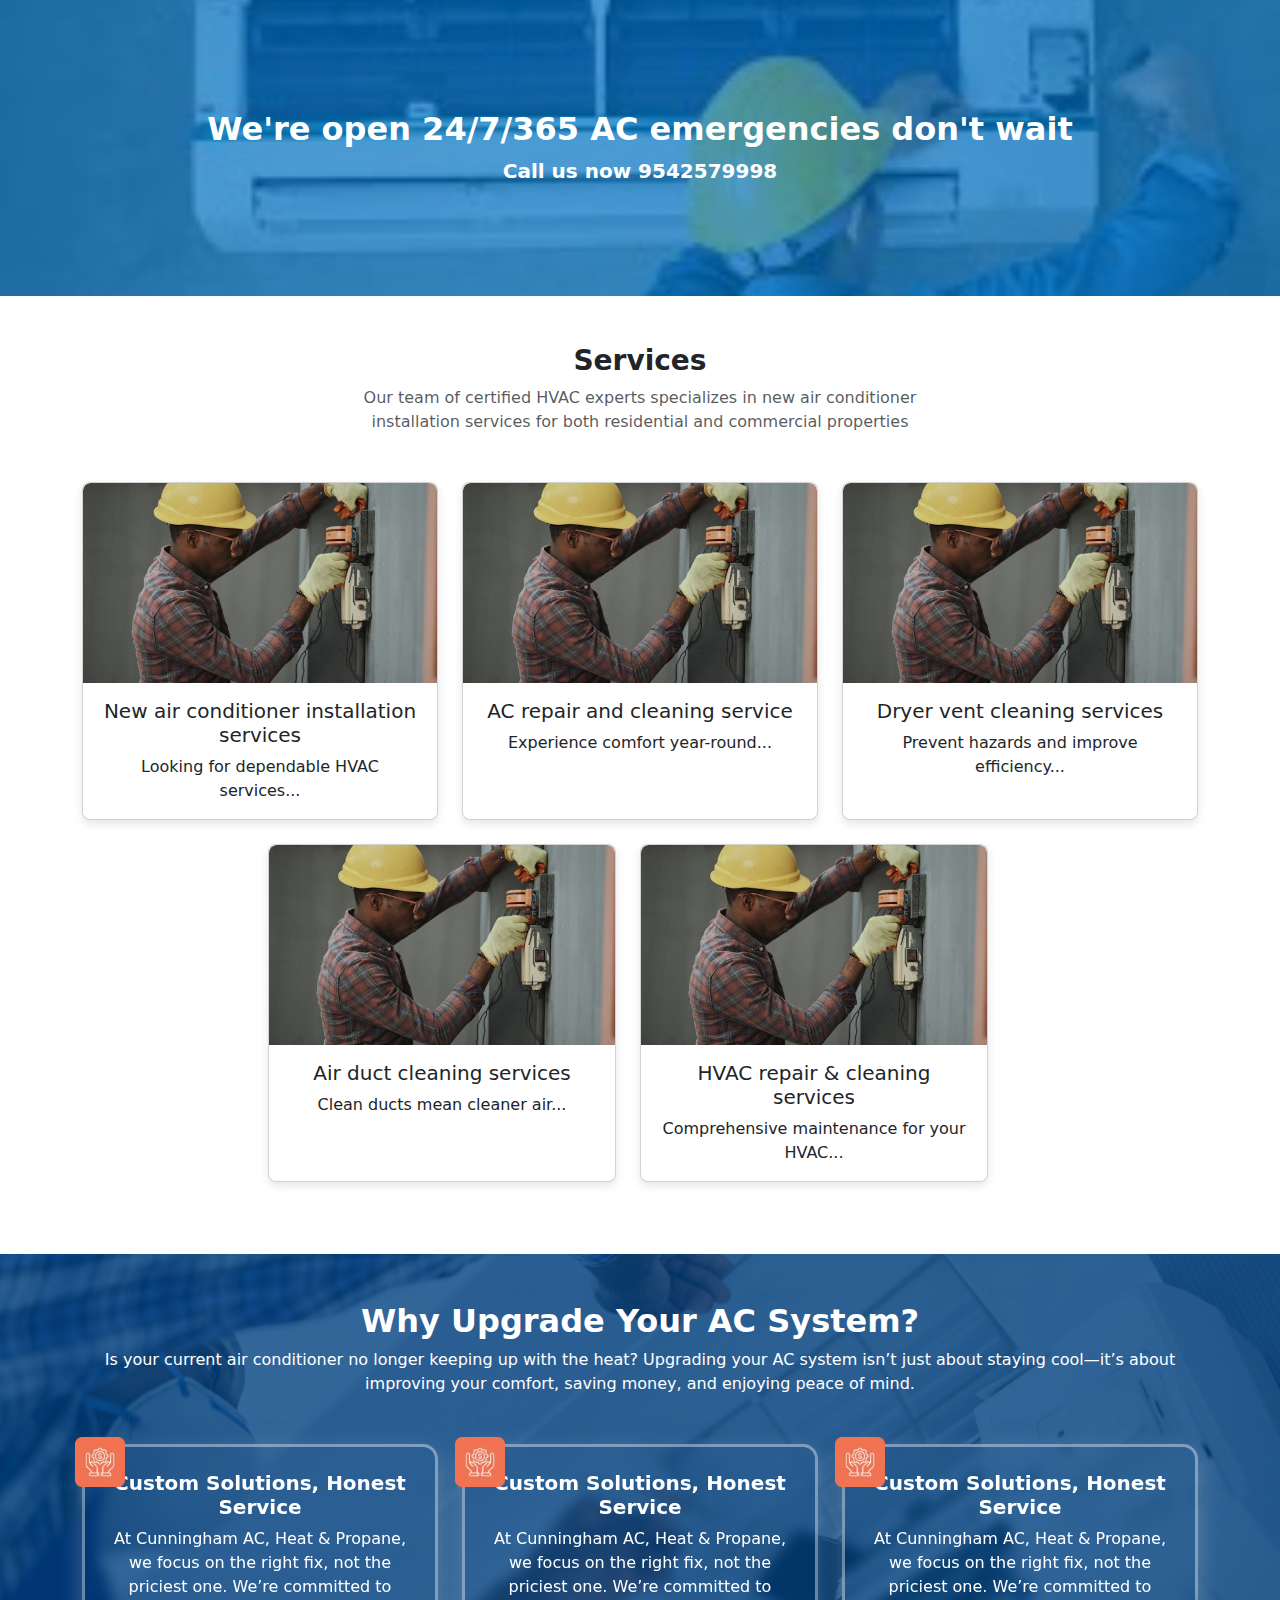
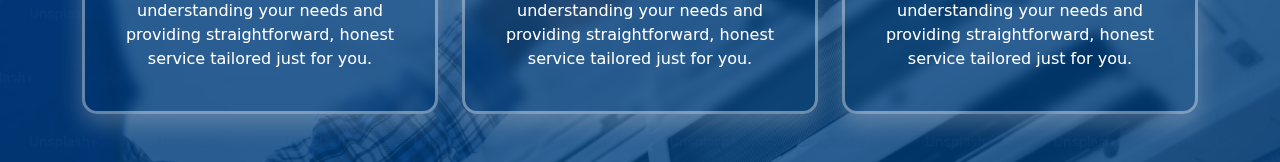
<file: index.html>
<!DOCTYPE html>
<html lang="en">
  <head>
    <meta charset="UTF-8" />
    <meta name="viewport" content="width=device-width, initial-scale=1" />
    <title>Service Page</title>
    <link
      href="https://cdn.jsdelivr.net/npm/bootstrap@5.3.2/dist/css/bootstrap.min.css"
      rel="stylesheet"
    />
    <link href="./index.css" rel="stylesheet" />
  </head>
  <body>
    <!-- Top Banner -->
    <section class="top-banner">
      <div class="container position-relative text-white text-center">
        <h2 class="fw-bold">We're open 24/7/365 AC emergencies don't wait</h2>
        <p class="fs-5 mb-0 fw-bold">Call us now <strong>9542579998</strong></p>
      </div>
    </section>

    <!-- Services Section -->
    <section class="py-5">
      <div class="container text-center">
        <h3 class="fw-bold mb-2">Services</h3>
        <p
          class="text-muted mb-5 mx-auto"
          style="max-width: 600px; text-align: center"
        >
          Our team of certified HVAC experts specializes in new air conditioner
          installation services for both residential and commercial properties
        </p>

        <div class="row g-4">
          <!-- First 3 cards -->
          <div class="col-md-4">
            <div class="card service-card">
              <img
                src="./images/service-image.jpg"
                class="card-img-top"
                alt="Service 1"
              />
              <div class="card-body">
                <h5 class="card-title">
                  New air conditioner installation services
                </h5>
                <p class="card-text">Looking for dependable HVAC services...</p>
              </div>
            </div>
          </div>

          <div class="col-md-4">
            <div class="card service-card">
              <img
                src="./images/service-image.jpg"
                class="card-img-top"
                alt="Service 2"
              />
              <div class="card-body">
                <h5 class="card-title">AC repair and cleaning service</h5>
                <p class="card-text">Experience comfort year-round...</p>
              </div>
            </div>
          </div>

          <div class="col-md-4">
            <div class="card service-card">
              <img
                src="./images/service-image.jpg"
                class="card-img-top"
                alt="Service 3"
              />
              <div class="card-body">
                <h5 class="card-title">Dryer vent cleaning services</h5>
                <p class="card-text">
                  Prevent hazards and improve efficiency...
                </p>
              </div>
            </div>
          </div>

          <div class="row justify-content-center my-4">
            <div class="col-md-4">
              <div class="card service-card">
                <img
                  src="./images/service-image.jpg"
                  class="card-img-top"
                  alt="Service 4"
                />
                <div class="card-body">
                  <h5 class="card-title">Air duct cleaning services</h5>
                  <p class="card-text">Clean ducts mean cleaner air...</p>
                </div>
              </div>
            </div>

            <!-- Card 2 -->
            <div class="col-md-4">
              <div class="card service-card">
                <img
                  src="./images/service-image.jpg"
                  class="card-img-top"
                  alt="Service 5"
                />
                <div class="card-body">
                  <h5 class="card-title">HVAC repair & cleaning services</h5>
                  <p class="card-text">
                    Comprehensive maintenance for your HVAC...
                  </p>
                </div>
              </div>
            </div>
          </div>
        </div>
      </div>
    </section>
    <section class="why-upgrade-section text-white text-center py-5">
      <div class="container">
        <h2 class="fw-bold mb-2">Why Upgrade Your AC System?</h2>
        <p class="mb-5">
          Is your current air conditioner no longer keeping up with the heat?
          Upgrading your AC system isn’t just about staying cool—it’s about
          improving your comfort, saving money, and enjoying peace of mind.
        </p>

        <div class="row g-4">
          <!-- Card 1 -->
          <div class="col-md-4">
            <div class="info-card p-4 h-100">
              <img src="./images/palm.png" alt="Icon" class="info-icon" />
              <h5 class="fw-bold">Custom Solutions, Honest Service</h5>
              <p>
                At Cunningham AC, Heat & Propane, we focus on the right fix, not
                the priciest one. We’re committed to understanding your needs
                and providing straightforward, honest service tailored just for
                you.
              </p>
            </div>
          </div>

          <!-- Card 2 -->
          <div class="col-md-4">
            <div class="info-card p-4 h-100">
              <img src="./images/palm.png" alt="Icon" class="info-icon" />
              <h5 class="fw-bold">Custom Solutions, Honest Service</h5>
              <p>
                At Cunningham AC, Heat & Propane, we focus on the right fix, not
                the priciest one. We’re committed to understanding your needs
                and providing straightforward, honest service tailored just for
                you.
              </p>
            </div>
          </div>

          <!-- Card 3 -->
          <div class="col-md-4">
            <div class="info-card p-4 h-100">
              <img src="./images/palm.png" alt="Icon" class="info-icon" />
              <h5 class="fw-bold">Custom Solutions, Honest Service</h5>
              <p>
                At Cunningham AC, Heat & Propane, we focus on the right fix, not
                the priciest one. We’re committed to understanding your needs
                and providing straightforward, honest service tailored just for
                you.
              </p>
            </div>
          </div>
        </div>
      </div>
    </section>
    <script src="https://cdn.jsdelivr.net/npm/bootstrap@5.3.2/dist/js/bootstrap.bundle.min.js"></script>
  </body>
</html>
</file>
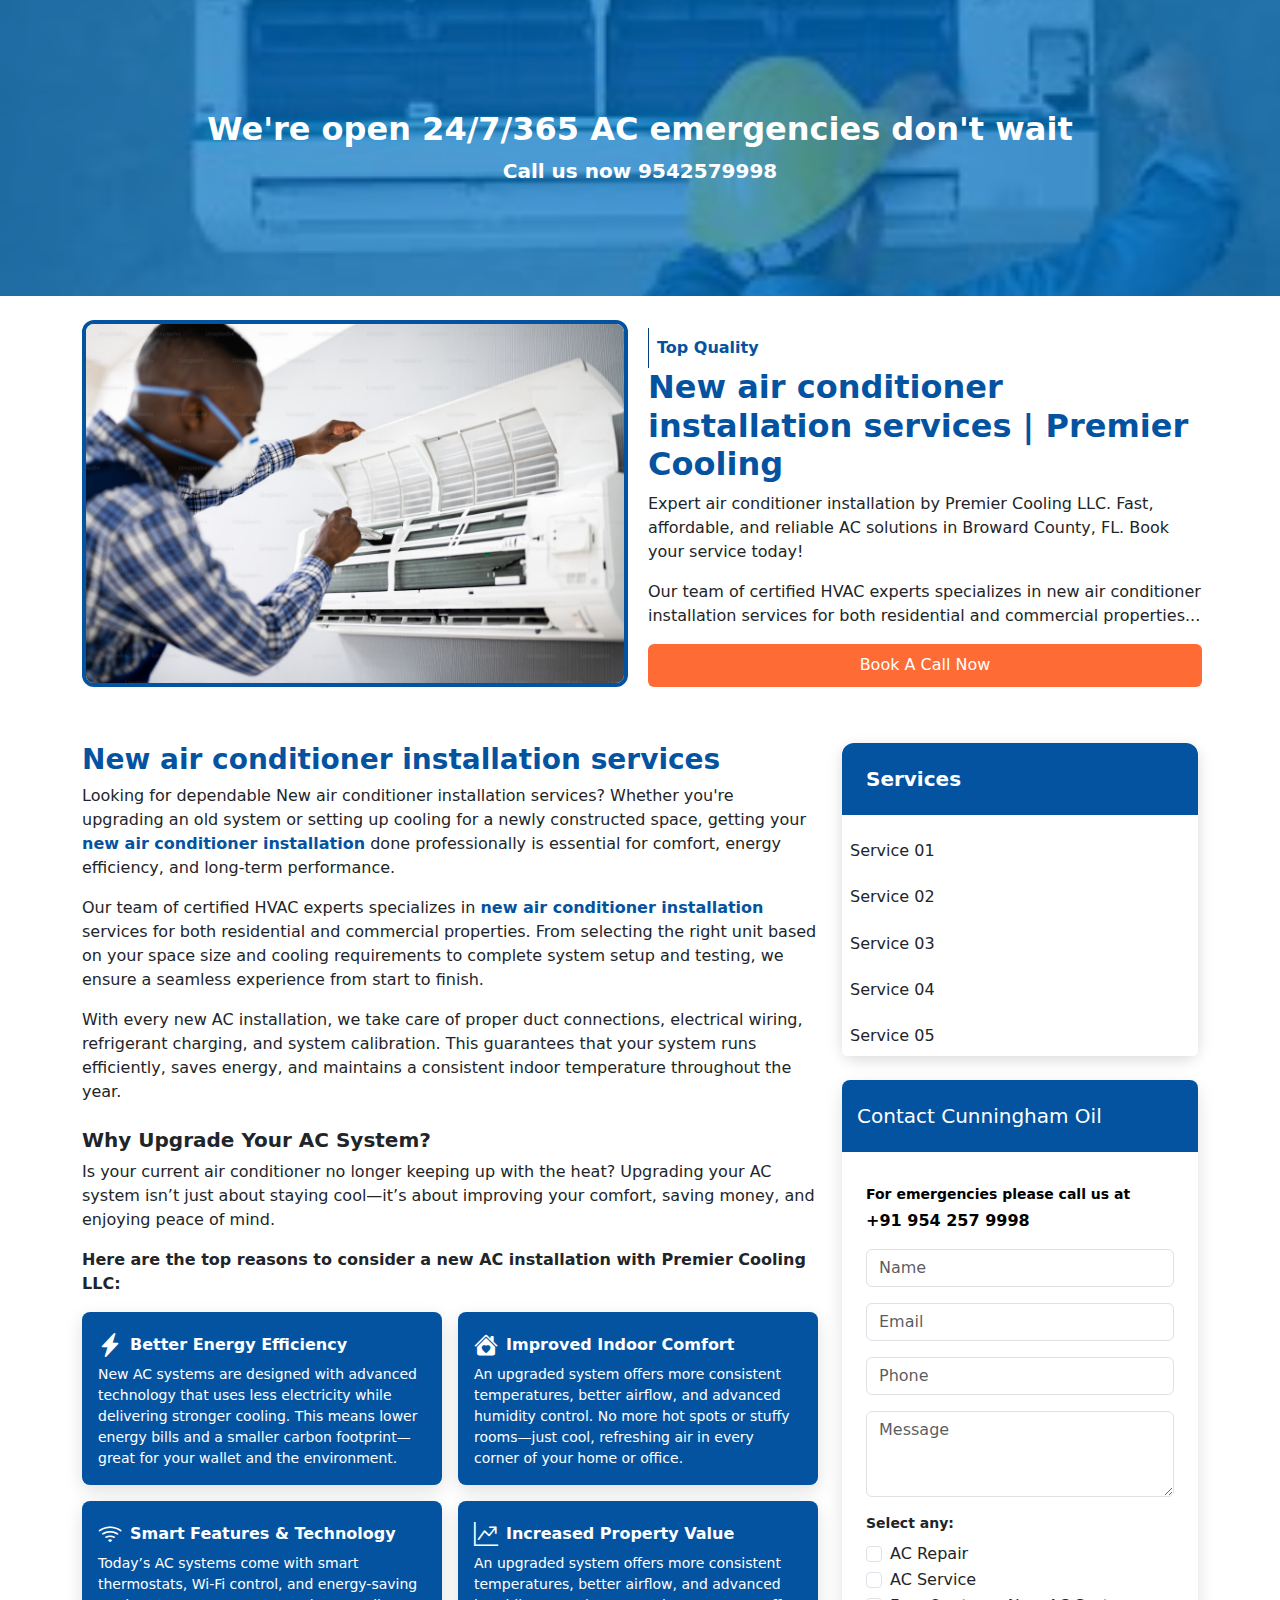
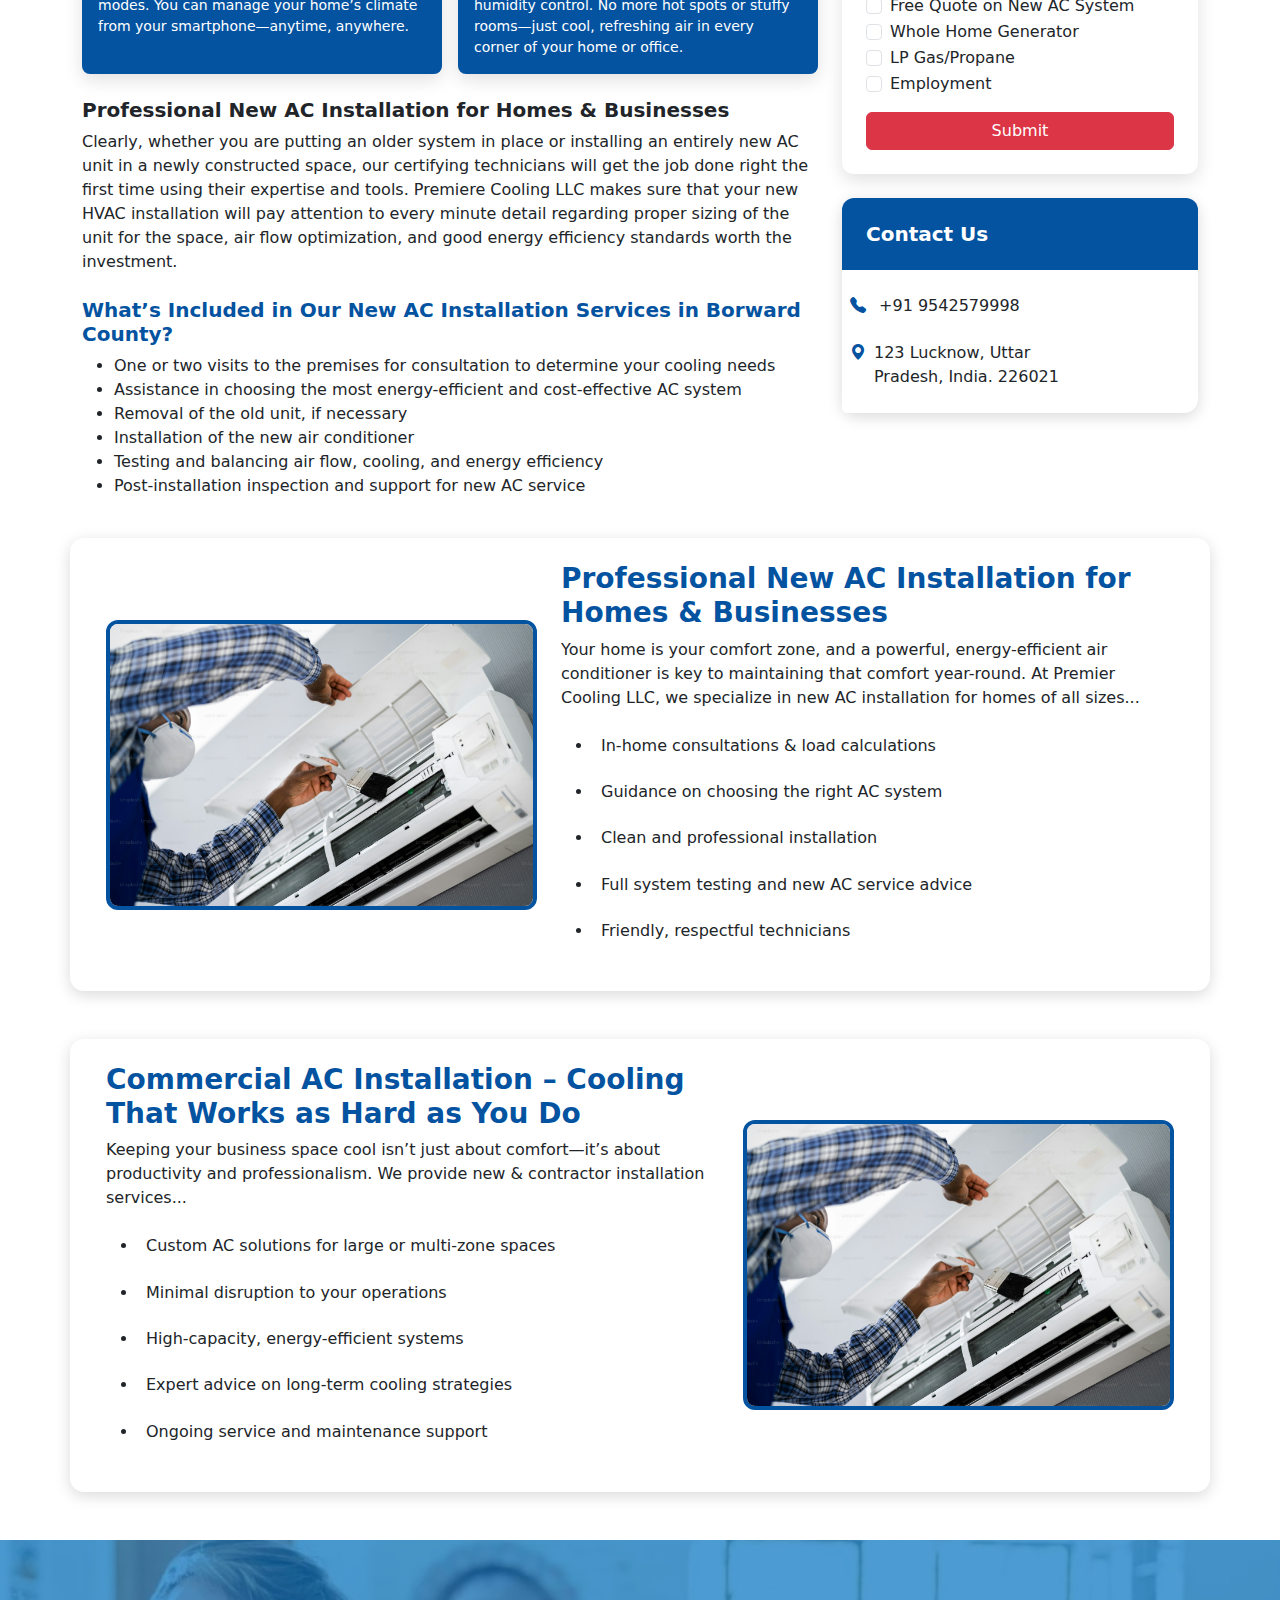
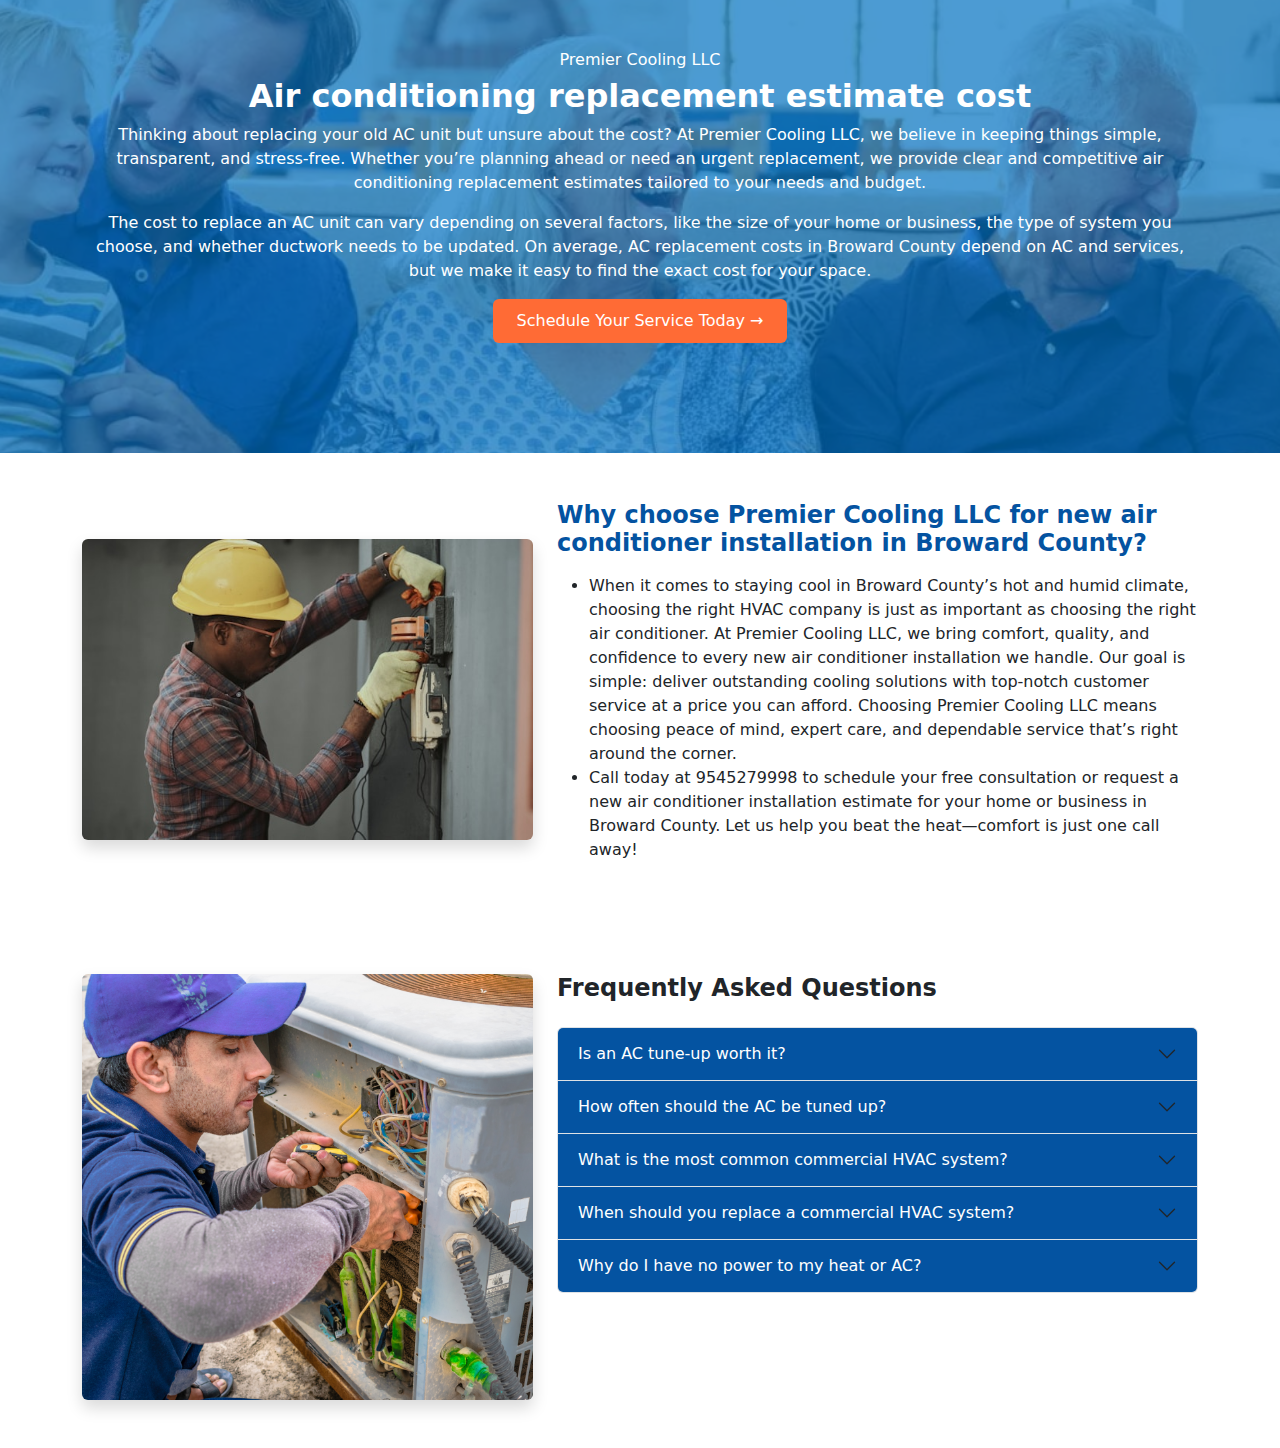
<file: index1.html>
<!DOCTYPE html>
<html lang="en">
  <head>
    <meta charset="UTF-8" />
    <meta name="viewport" content="width=device-width, initial-scale=1" />
    <title>Service Page</title>
    <link
      href="https://cdn.jsdelivr.net/npm/bootstrap@5.3.2/dist/css/bootstrap.min.css"
      rel="stylesheet"
    />
    <link
      rel="stylesheet"
      href="https://cdn.jsdelivr.net/npm/bootstrap-icons@1.11.3/font/bootstrap-icons.css"
    />

    <link href="./index.css" rel="stylesheet" />
  </head>
  <body>
    <!-- Top Banner -->
    <section class="top-banner">
      <div class="container position-relative text-white text-center">
        <h2 class="fw-bold">We're open 24/7/365 AC emergencies don't wait</h2>
        <p class="fs-5 mb-0 fw-bold">Call us now <strong>9542579998</strong></p>
      </div>
    </section>
    <section class="ac-section container my-4">
      <div class="row align-items-stretch mb-5">
        <!-- Left image -->
        <div class="col-lg-6 h-60">
          <div class="image-wrapper">
            <img
              src="./images/ac-service-image.jpg"
              alt="AC Installation"
              class="w-100 h-60 object-fit-cover"
            />
          </div>
        </div>

        <!-- Right text -->
        <div class="col-lg-6 d-flex flex-column justify-content-between p-2">
          <span
            class="fw-bold text-primary border-start p-2 custom-border-color"
            >Top Quality</span
          >
          <div>
            <h2 class="fw-bold text-primary">
              New air conditioner installation services | Premier Cooling
            </h2>
            <p>
              Expert air conditioner installation by Premier Cooling LLC. Fast,
              affordable, and reliable AC solutions in Broward County, FL. Book
              your service today!
            </p>
            <p>
              Our team of certified HVAC experts specializes in new air
              conditioner installation services for both residential and
              commercial properties...
            </p>
          </div>
          <button class="btn btn-orange">Book A Call Now</button>
        </div>
      </div>

      <div class="row">
        <!-- Main content -->
        <div class="col-lg-8">
          <h3 class="fw-bold text-primary">
            New air conditioner installation services
          </h3>
          <p>
            Looking for dependable New air conditioner installation services?
            Whether you're upgrading an old system or setting up cooling for a
            newly constructed space, getting your
            <span class="string-blue">new air conditioner installation</span>
            done professionally is essential for comfort, energy efficiency, and
            long-term performance.
          </p>
          <p>
            Our team of certified HVAC experts specializes in
            <span class="string-blue">new air conditioner installation</span>
            services for both residential and commercial properties. From
            selecting the right unit based on your space size and cooling
            requirements to complete system setup and testing, we ensure a
            seamless experience from start to finish.
          </p>
          <p>
            With every new AC installation, we take care of proper duct
            connections, electrical wiring, refrigerant charging, and system
            calibration. This guarantees that your system runs efficiently,
            saves energy, and maintains a consistent indoor temperature
            throughout the year.
          </p>

          <!-- Why Upgrade Section -->
          <h5 class="fw-bold mt-4">Why Upgrade Your AC System?</h5>
          <p>
            Is your current air conditioner no longer keeping up with the heat?
            Upgrading your AC system isn’t just about staying cool—it’s about
            improving your comfort, saving money, and enjoying peace of mind.
          </p>

          <p class="fw-bold">
            Here are the top reasons to consider a new AC installation with
            Premier Cooling LLC:
          </p>

          <div class="row g-3">
            <div class="col-md-6">
              <div class="feature-card p-3 h-100">
                <div
                  class="d-flex flex-column justify-content-center align-items-start"
                >
                  <div class="d-flex align-items-center">
                    <i
                      class="bi bi-lightning-charge-fill text-white fs-4 me-2"
                    ></i>
                    <h6 class="text-white fw-bold mb-1">
                      Better Energy Efficiency
                    </h6>
                  </div>
                  <div>
                    <p class="text-white small mb-0">
                      New AC systems are designed with advanced technology that
                      uses less electricity while delivering stronger cooling.
                      This means lower energy bills and a smaller carbon
                      footprint—great for your wallet and the environment.
                    </p>
                  </div>
                </div>
              </div>
            </div>

            <div class="col-md-6">
              <div class="feature-card p-3 h-100">
                <div
                  class="d-flex flex-column justify-content-center align-items-start"
                >
                  <div class="d-flex align-items-center">
                    <i class="bi bi-house-heart-fill text-white fs-4 me-2"></i>
                    <h6 class="text-white fw-bold mb-1">
                      Improved Indoor Comfort
                    </h6>
                  </div>
                  <div>
                    <p class="text-white small mb-0">
                      An upgraded system offers more consistent temperatures,
                      better airflow, and advanced humidity control. No more hot
                      spots or stuffy rooms—just cool, refreshing air in every
                      corner of your home or office.
                    </p>
                  </div>
                </div>
              </div>
            </div>

            <div class="col-md-6">
              <div class="feature-card p-3 h-100">
                <div
                  class="d-flex flex-column justify-content-center align-items-start"
                >
                  <div class="d-flex align-items-center">
                    <i class="bi bi-wifi text-white fs-4 me-2"></i>
                    <h6 class="text-white fw-bold mb-1">
                      Smart Features & Technology
                    </h6>
                  </div>
                  <div>
                    <p class="text-white small mb-0">
                      Today’s AC systems come with smart thermostats, Wi-Fi
                      control, and energy-saving modes. You can manage your
                      home’s climate from your smartphone—anytime, anywhere.
                    </p>
                  </div>
                </div>
              </div>
            </div>

            <div class="col-md-6">
              <div class="feature-card p-3 h-100">
                <div
                  class="d-flex flex-column justify-content-center align-items-start"
                >
                  <div class="d-flex align-items-center">
                    <i class="bi bi-graph-up-arrow text-white fs-4 me-2"></i>
                    <h6 class="text-white fw-bold mb-1">
                      Increased Property Value
                    </h6>
                  </div>
                  <div>
                    <p class="text-white small mb-0">
                      An upgraded system offers more consistent temperatures,
                      better airflow, and advanced humidity control. No more hot
                      spots or stuffy rooms—just cool, refreshing air in every
                      corner of your home or office.
                    </p>
                  </div>
                </div>
              </div>
            </div>
          </div>
          <h5 class="fw-bold mt-4">
            Professional New AC Installation for Homes & Businesses
          </h5>
          <p>
            Clearly, whether you are putting an older system in place or
            installing an entirely new AC unit in a newly constructed space, our
            certifying technicians will get the job done right the first time
            using their expertise and tools. Premiere Cooling LLC makes sure
            that your new HVAC installation will pay attention to every minute
            detail regarding proper sizing of the unit for the space, air flow
            optimization, and good energy efficiency standards worth the
            investment.
          </p>
          <h5 class="fw-bold mt-4 string-blue">
            What’s Included in Our New AC Installation Services in Borward
            County?
          </h5>
          <ul>
            <li style="list-style: disc">
              One or two visits to the premises for consultation to determine
              your cooling needs
            </li>
            <li style="list-style: disc">
              Assistance in choosing the most energy-efficient and
              cost-effective AC system
            </li>
            <li style="list-style: disc">
              Removal of the old unit, if necessary
            </li>
            <li style="list-style: disc">
              Installation of the new air conditioner
            </li>
            <li style="list-style: disc">
              Testing and balancing air flow, cooling, and energy efficiency
            </li>
            <li style="list-style: disc">
              Post-installation inspection and support for new AC service
            </li>
          </ul>
        </div>

        <!-- Sidebar -->
        <div class="col-lg-4">
          <div class="services-card mb-4">
            <h5 class="services-title p-4 mb-3" style="color: white">
              Services
            </h5>
            <ul class="list-unstyled text-dark mb-0">
              <li>Service 01</li>
              <li>Service 02</li>
              <li>Service 03</li>
              <li>Service 04</li>
              <li>Service 05</li>
            </ul>
          </div>

          <div class="contact-card">
            <h5 class="text-white py-4">Contact Cunningham Oil</h5>
            <div class="p-4">
              <p class="fw-bold mb-1 small text-black">
                For emergencies please call us at
              </p>
              <a
                href="tel:+19542579998"
                class="fw-bold text-decoration-none text-black d-block mb-3"
              >
                +91 954 257 9998
              </a>

              <form>
                <div class="mb-3">
                  <input type="text" class="form-control" placeholder="Name" />
                </div>
                <div class="mb-3">
                  <input
                    type="email"
                    class="form-control"
                    placeholder="Email"
                  />
                </div>
                <div class="mb-3">
                  <input type="text" class="form-control" placeholder="Phone" />
                </div>
                <div class="mb-3">
                  <textarea
                    class="form-control"
                    rows="3"
                    placeholder="Message"
                  ></textarea>
                </div>
                <p class="fw-bold small mb-2 text-dark">Select any:</p>
                <div class="form-check">
                  <input
                    class="form-check-input"
                    type="checkbox"
                    id="acRepair"
                  />
                  <label class="form-check-label" for="acRepair"
                    >AC Repair</label
                  >
                </div>
                <div class="form-check">
                  <input
                    class="form-check-input"
                    type="checkbox"
                    id="acService"
                  />
                  <label class="form-check-label" for="acService"
                    >AC Service</label
                  >
                </div>
                <div class="form-check">
                  <input
                    class="form-check-input"
                    type="checkbox"
                    id="freeQuote"
                  />
                  <label class="form-check-label" for="freeQuote">
                    Free Quote on New AC System
                  </label>
                </div>
                <div class="form-check">
                  <input
                    class="form-check-input"
                    type="checkbox"
                    id="generator"
                  />
                  <label class="form-check-label" for="generator">
                    Whole Home Generator
                  </label>
                </div>
                <div class="form-check">
                  <input class="form-check-input" type="checkbox" id="lpGas" />
                  <label class="form-check-label" for="lpGas"
                    >LP Gas/Propane</label
                  >
                </div>
                <div class="form-check mb-3">
                  <input
                    class="form-check-input"
                    type="checkbox"
                    id="employment"
                  />
                  <label class="form-check-label" for="employment"
                    >Employment</label
                  >
                </div>
                <button type="submit" class="btn btn-danger w-100">
                  Submit
                </button>
              </form>
            </div>
          </div>
          <div class="services-card my-4">
            <h5 class="services-title p-4 mb-3" style="color: white">
              Contact Us
            </h5>
            <ul class="list-unstyled text-dark mb-0">
              <li>
                <i class="bi bi-telephone-fill me-2" style="color: #0453a1"></i>
                +91 9542579998
              </li>
              <li style="display: flex; flex-direction: row; width: 70%">
                <i class="bi bi-geo-alt-fill me-2" style="color: #0453a1"></i>
                <p>123 Lucknow, Uttar Pradesh, India. 226021</p>
              </li>
            </ul>
          </div>
        </div>
      </div>
    </section>
    <section class="ac-section pb-5">
      <div class="container">
        <!-- First Card -->
        <div class="row align-items-center mb-5 services-card p-4">
          <div class="col-md-5">
            <div class="image-wrapper">
              <img src="./images/ac-bg-image.jpg" alt="Home AC Installation" />
            </div>
          </div>
          <div class="col-md-7">
            <h3 class="text-primary fw-bold">
              Professional New AC Installation for Homes & Businesses
            </h3>
            <p>
              Your home is your comfort zone, and a powerful, energy-efficient
              air conditioner is key to maintaining that comfort year-round. At
              Premier Cooling LLC, we specialize in new AC installation for
              homes of all sizes...
            </p>
            <ul>
              <li>In-home consultations & load calculations</li>
              <li>Guidance on choosing the right AC system</li>
              <li>Clean and professional installation</li>
              <li>Full system testing and new AC service advice</li>
              <li>Friendly, respectful technicians</li>
            </ul>
          </div>
        </div>

        <!-- Second Card -->
        <div class="row align-items-center services-card p-4">
          <div class="col-md-5 order-md-2">
            <div class="image-wrapper">
              <img
                src="./images/ac-bg-image.jpg"
                alt="Commercial AC Installation"
              />
            </div>
          </div>
          <div class="col-md-7 order-md-1">
            <h3 class="text-primary fw-bold">
              Commercial AC Installation – Cooling That Works as Hard as You Do
            </h3>
            <p>
              Keeping your business space cool isn’t just about comfort—it’s
              about productivity and professionalism. We provide new &
              contractor installation services...
            </p>
            <ul>
              <li>Custom AC solutions for large or multi-zone spaces</li>
              <li>Minimal disruption to your operations</li>
              <li>High-capacity, energy-efficient systems</li>
              <li>Expert advice on long-term cooling strategies</li>
              <li>Ongoing service and maintenance support</li>
            </ul>
          </div>
        </div>
      </div>
    </section>
    <!-- Top Banner Section -->
    <section
      style="background: url('./images/family-image.png') 30% / cover no-repeat"
      class="top-banner text-white"
    >
      <div class="container text-center">
        <h6>Premier Cooling LLC</h6>
        <h2 class="fw-bold">Air conditioning replacement estimate cost</h2>
        <p>
          Thinking about replacing your old AC unit but unsure about the cost?
          At Premier Cooling LLC, we believe in keeping things simple,
          transparent, and stress-free. Whether you’re planning ahead or need an
          urgent replacement, we provide clear and competitive air conditioning
          replacement estimates tailored to your needs and budget.
        </p>
        <p>
          The cost to replace an AC unit can vary depending on several factors,
          like the size of your home or business, the type of system you choose,
          and whether ductwork needs to be updated. On average, AC replacement
          costs in Broward County depend on AC and services, but we make it easy
          to find the exact cost for your space.
        </p>
        <button class="btn-orange">Schedule Your Service Today →</button>
      </div>
    </section>

    <!-- Content Section -->
    <section class="py-5">
      <div class="container">
        <div class="row align-items-center g-4">
          <!-- Image Column -->
          <div class="col-md-5">
            <div class="image-wrapper">
              <img
                src="./images/service-image.jpg"
                alt="Technician installing AC"
                class="img-fluid rounded shadow"
              />
            </div>
          </div>

          <!-- Text Column -->
          <div class="col-md-7">
            <h4 class="fw-bold string-blue">
              Why choose Premier Cooling LLC for new air conditioner
              installation in Broward County?
            </h4>
            <ul class="mt-3">
              <li>
                When it comes to staying cool in Broward County’s hot and humid
                climate, choosing the right HVAC company is just as important as
                choosing the right air conditioner. At Premier Cooling LLC, we
                bring comfort, quality, and confidence to every new air
                conditioner installation we handle. Our goal is simple: deliver
                outstanding cooling solutions with top-notch customer service at
                a price you can afford. Choosing Premier Cooling LLC means
                choosing peace of mind, expert care, and dependable service
                that’s right around the corner.
              </li>
              <li>
                Call today at 9545279998 to schedule your free consultation or
                request a new air conditioner installation estimate for your
                home or business in Broward County. Let us help you beat the
                heat—comfort is just one call away!
              </li>
            </ul>
          </div>
        </div>
      </div>
    </section>
    <section class="py-5">
      <div class="container">
        <div class="row g-4">
          <!-- Image Column -->
          <div class="col-md-5">
            <div class="image-wrapper">
              <img
                src="./images/technician-image.png"
                alt="Technician repairing AC"
                class="img-fluid rounded shadow"
              />
            </div>
          </div>

          <!-- FAQ Column -->
          <div class="col-md-7 d-flex flex-column h-100">
            <h4 class="fw-bold mb-4">Frequently Asked Questions</h4>

            <div
              class="accordion flex-grow-1 d-flex flex-column justify-content-between"
              id="faqAccordion"
            >
              <!-- FAQ Item 1 -->
              <div class="accordion-item">
                <h2 class="accordion-header" id="faq1">
                  <button
                    class="accordion-button collapsed"
                    type="button"
                    data-bs-toggle="collapse"
                    data-bs-target="#faqCollapse1"
                  >
                    Is an AC tune-up worth it?
                  </button>
                </h2>
                <div
                  id="faqCollapse1"
                  class="accordion-collapse collapse"
                  data-bs-parent="#faqAccordion"
                >
                  <div class="accordion-body">
                    Yes, regular AC tune-ups improve efficiency, extend system
                    life, and prevent costly breakdowns.
                  </div>
                </div>
              </div>

              <!-- FAQ Item 2 -->
              <div class="accordion-item">
                <h2 class="accordion-header" id="faq2">
                  <button
                    class="accordion-button collapsed"
                    type="button"
                    data-bs-toggle="collapse"
                    data-bs-target="#faqCollapse2"
                  >
                    How often should the AC be tuned up?
                  </button>
                </h2>
                <div
                  id="faqCollapse2"
                  class="accordion-collapse collapse"
                  data-bs-parent="#faqAccordion"
                >
                  <div class="accordion-body">
                    Ideally, you should schedule an AC tune-up once a year,
                    preferably in spring.
                  </div>
                </div>
              </div>

              <!-- FAQ Item 3 -->
              <div class="accordion-item">
                <h2 class="accordion-header" id="faq3">
                  <button
                    class="accordion-button collapsed"
                    type="button"
                    data-bs-toggle="collapse"
                    data-bs-target="#faqCollapse3"
                  >
                    What is the most common commercial HVAC system?
                  </button>
                </h2>
                <div
                  id="faqCollapse3"
                  class="accordion-collapse collapse"
                  data-bs-parent="#faqAccordion"
                >
                  <div class="accordion-body">
                    Rooftop packaged units are one of the most common commercial
                    HVAC systems due to their space-saving design.
                  </div>
                </div>
              </div>

              <!-- FAQ Item 4 -->
              <div class="accordion-item">
                <h2 class="accordion-header" id="faq4">
                  <button
                    class="accordion-button collapsed"
                    type="button"
                    data-bs-toggle="collapse"
                    data-bs-target="#faqCollapse4"
                  >
                    When should you replace a commercial HVAC system?
                  </button>
                </h2>
                <div
                  id="faqCollapse4"
                  class="accordion-collapse collapse"
                  data-bs-parent="#faqAccordion"
                >
                  <div class="accordion-body">
                    Most commercial HVAC systems should be replaced after 15-20
                    years, or sooner if repairs become frequent and costly.
                  </div>
                </div>
              </div>

              <!-- FAQ Item 5 -->
              <div class="accordion-item">
                <h2 class="accordion-header" id="faq5">
                  <button
                    class="accordion-button collapsed"
                    type="button"
                    data-bs-toggle="collapse"
                    data-bs-target="#faqCollapse5"
                  >
                    Why do I have no power to my heat or AC?
                  </button>
                </h2>
                <div
                  id="faqCollapse5"
                  class="accordion-collapse collapse"
                  data-bs-parent="#faqAccordion"
                >
                  <div class="accordion-body">
                    This could be due to a tripped breaker, blown fuse, or
                    electrical issue. Have a technician inspect it immediately.
                  </div>
                </div>
              </div>
            </div>
          </div>
        </div>
      </div>
    </section>

    <script src="https://cdn.jsdelivr.net/npm/bootstrap@5.3.2/dist/js/bootstrap.bundle.min.js"></script>
  </body>
</html>
</file>
<file: index.css>
.top-banner {
  background: url("./images/topbar-image.jpg") center 30% / cover no-repeat;
  position: relative;
  padding: 110px 0;
}

.top-banner::before {
  content: "";
  position: absolute;
  top: 0;
  left: 0;
  width: 100%;
  height: 100%;
  background-color: rgba(0, 123, 255, 0.5); /* blue overlay */
}

.top-banner .container {
  position: relative;
  z-index: 1;
}

.top-banner::before {
  content: "";
  position: absolute;
  inset: 0;
  background-color: rgba(0, 112, 192, 0.7); /* Blue overlay with opacity */
  z-index: 0;
}

.top-banner .container {
  position: relative;
  z-index: 1; /* Keeps text above overlay */
}

.service-card img {
  border-top-left-radius: 8px;
  border-top-right-radius: 8px;
  height: 200px;
  object-fit: cover;
}
.service-card {
  border-radius: 8px;
  box-shadow: 0px 4px 10px rgba(0, 0, 0, 0.1);
  overflow: hidden;
  height: 100%;
}

.why-upgrade-section {
  position: relative;
  background: url("./images/ac-bg-image.jpg") center center/cover no-repeat;
}
.why-upgrade-section::before {
  content: "";
  position: absolute;
  top: 0;
  left: 0;
  width: 100%;
  height: 100%;
  background-color: rgba(0, 64, 128, 0.8); /* blue overlay */
  z-index: 0;
}
.why-upgrade-section .container {
  position: relative;
  z-index: 1;
}
.info-card {
  position: relative;
  border-radius: 15px;
  border: 3px solid rgba(255, 255, 255, 0.4);
  backdrop-filter: blur(6px);
  background-color: transparent;
  box-shadow: 0 10px 25px rgba(219, 218, 218, 0.3);
  padding: 2rem;
  z-index: 1;
}

.info-icon {
  position: absolute;
  top: -10px;
  left: -10px;
  width: 50px;
  height: 50px;
  z-index: 2;
}
.ac-section .image-wrapper {
  border-radius: 12px;
  border: 4px solid #0453a1;
  overflow: hidden;
  max-width: 100%;
}

.ac-section .image-wrapper img {
  width: 100%;
  display: block;
}

.btn-orange {
  background-color: #ff6b35;
  color: white;
  padding: 0.6rem 1.5rem;
  border-radius: 6px;
  border: none;
}

.btn-orange:hover {
  background-color: #e65c2d;
}

.text-primary {
  color: #0453a1 !important;
}

.services-card {
  border-radius: 14px;
  /* border: 2px solid #ddd; border  */
  box-shadow: 0 4px 15px rgba(0, 0, 0, 0.15); /* elevation */
  background-color: white; /* clean look */
}

.services-title {
  border-radius: 12px 12px 0 0;
  background-color: #0453a1; /* blue heading */
  font-weight: bold;
}

.services-card ul li {
  background: white;
  padding: 0.5rem;
  border-radius: 5px;
  margin-bottom: 0.4rem;
}

.contact-card {
  border-radius: 12px;
  background-color: #fff;
  box-shadow: 0 6px 18px rgba(0, 0, 0, 0.12);
}

.contact-card h5 {
  background-color: #0453a1; /* blue header */
  padding: 10px 15px;
  border-radius: 8px 8px 0 0;
}

.string-blue {
  color: #0453a1;
  font-weight: 600;
}
.feature-card {
  background-color: #0453a1; /* Bootstrap primary blue */
  border-radius: 8px;
  box-shadow: 0 6px 18px rgba(0, 0, 0, 0.12);
}
.accordion-button {
  background-color: #0453a1;
  color: white;
}
.accordion-button:not(.collapsed) {
  background-color: #034280;
  color: white;
}
.accordion-item {
  flex: 1; /* Makes all items take equal vertical space */
  display: flex;
  flex-direction: column;
}

.accordion-button {
  flex-shrink: 0;
}

.accordion-body {
  flex-grow: 1;
}
.custom-border-color {
  border-color: #034280 !important;
  border-width: 15px;
}
</file>
